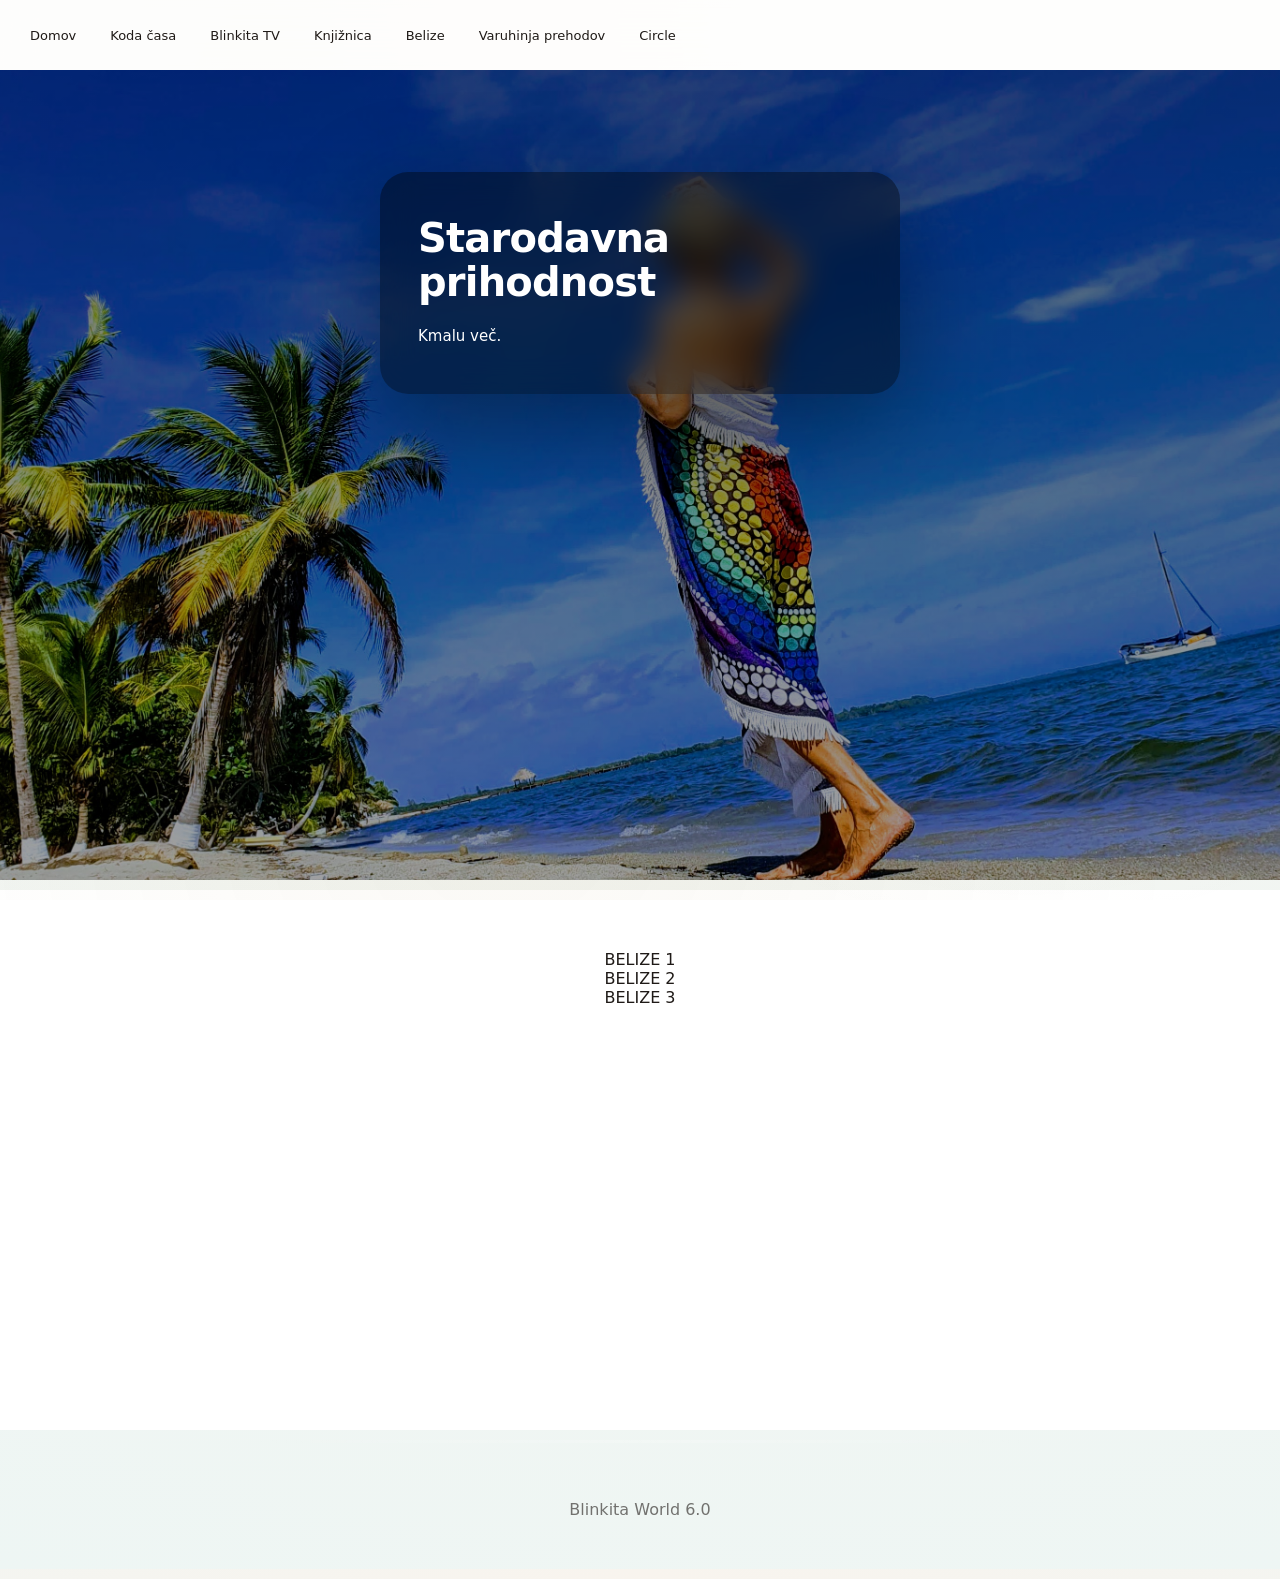
<file: belize.html>
<!doctype html>
<html lang="sl">

<head>
  <meta charset="utf-8">
  <meta name="viewport" content="width=device-width, initial-scale=1">

  <title>Belize | Blinkita World</title>

  <link rel="stylesheet" href="css/style.css">
</head>

<!-- 🔥 CRITICAL FIX -->
<body class="codex" data-page="codex">

<!-- HEADER -->
<header class="main-header">

<button class="mobile-menu-btn">☰</button>

    <nav class="main-nav">
        <a href="index.html">Domov</a>
        <a href="koda-casa.html">Koda časa</a>
        <a href="blinkita-tv.html">Blinkita TV</a>
        <a href="knjiznica.html">Knjižnica</a>
        <a href="belize.html">Belize</a>
        <a href="varuhinja-prehodov.html">Varuhinja prehodov</a>
        <a href="circle.html">Circle</a>
    </nav>

    <!-- TZOLKIN WIDGET -->
    <div id="ziv-cas-header">

        <div class="ziv-inner">

            <div class="ziv-portal-title">TZOLKIN PORTAL DNEVA</div>

            <div class="ziv-date" id="greg-date"></div>

            <div class="ziv-title">KODA ČASA</div>

            <div class="ziv-code" id="ziv-code"></div>

            <div class="ziv-code-secondary" id="ziv-code-secondary"></div>

            <div class="tzolkin-inline">

                <span id="tzolkin-number" class="energy-text"></span>
                <img id="tzolkin-number-img" class="energy-img" alt="">

                <span id="tzolkin-sign" class="energy-text"></span>
                <img id="tzolkin-sign-img" class="energy-img" alt="">

            </div>

        </div>
    </div>

</header>


<section class="hero"><div class="hero-card"><h1>Starodavna prihodnost</h1><p>Kmalu več.</p></div></section>
<section><div class='gallery'><div class='placeholder'>BELIZE 1</div><div class='placeholder'>BELIZE 2</div><div class='placeholder'>BELIZE 3</div></div></section> <!-- SCRIPTS -->
<script src="js/tzolkin-data.js"></script>
<script src="js/tzolkin-engine.js"></script>
<script src="js/ui-engine.js"></script>
<footer>Blinkita World 6.0</footer></body></html>
</file>
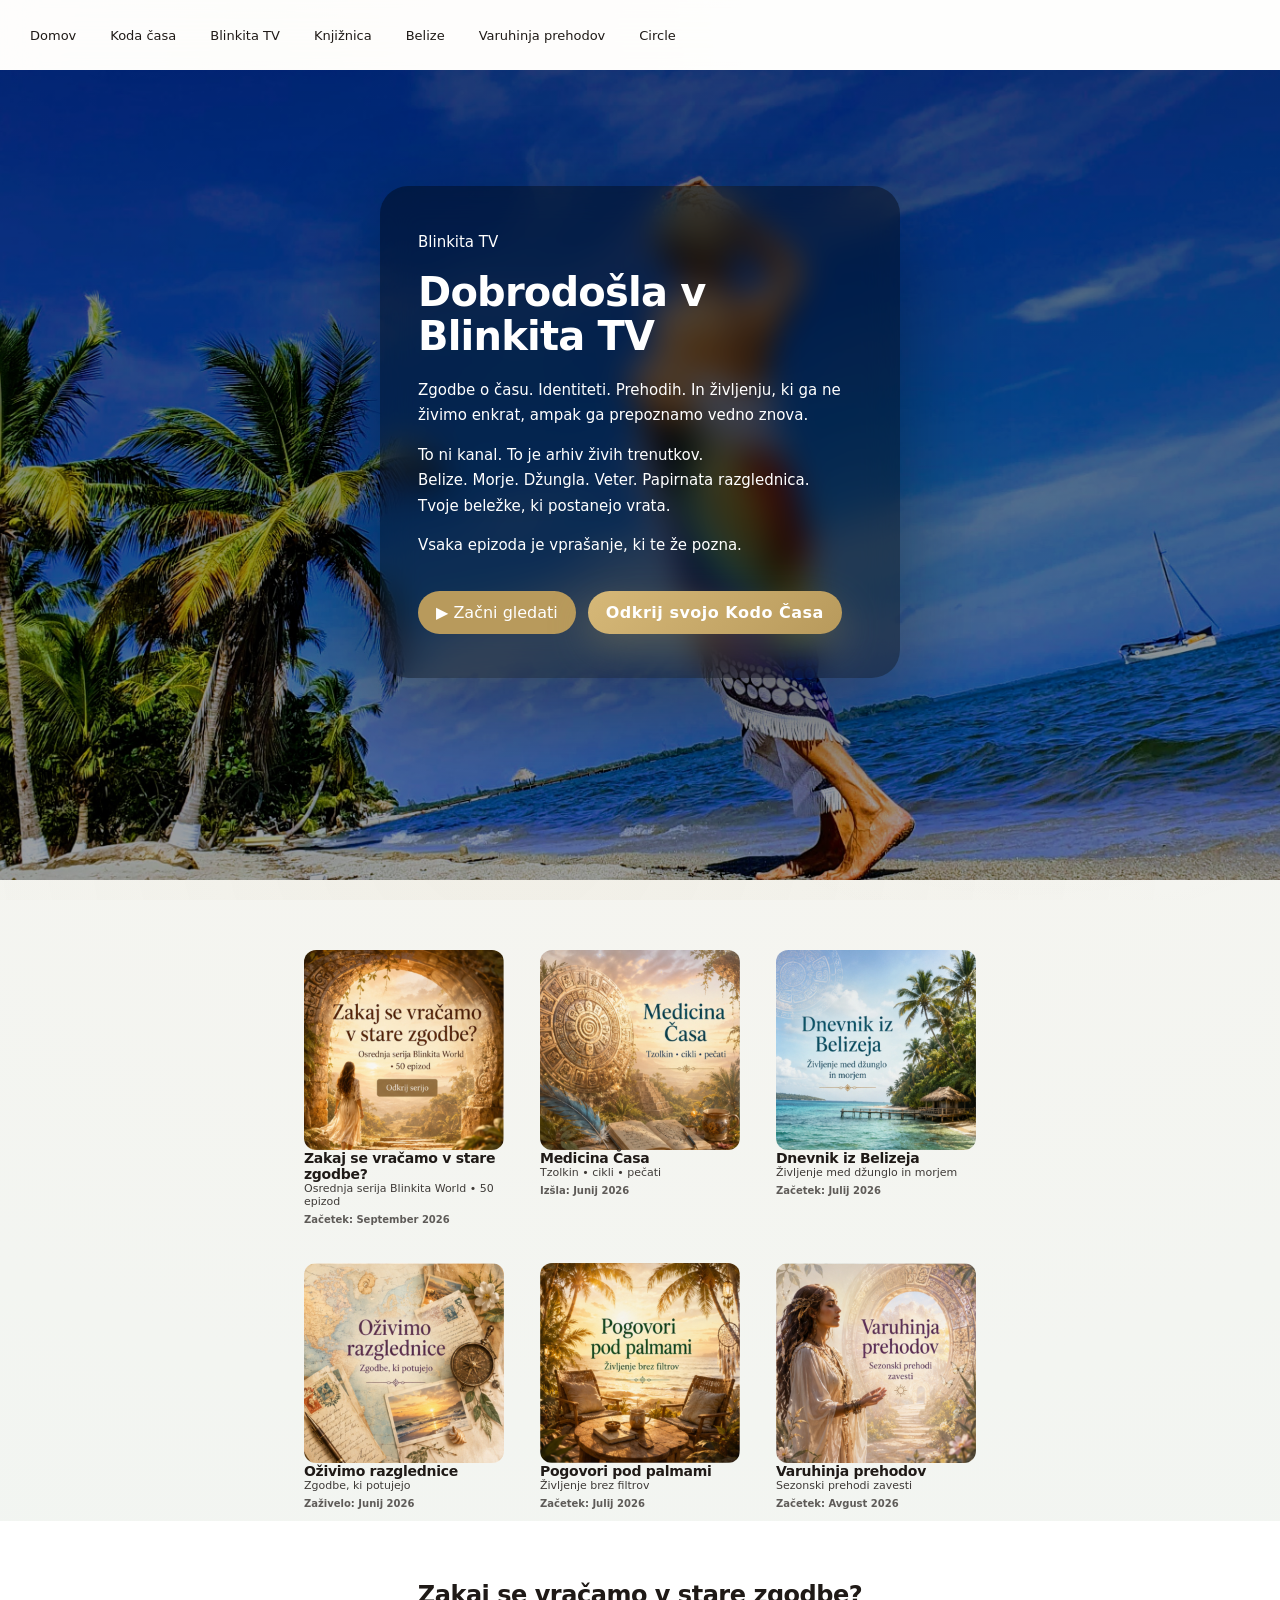
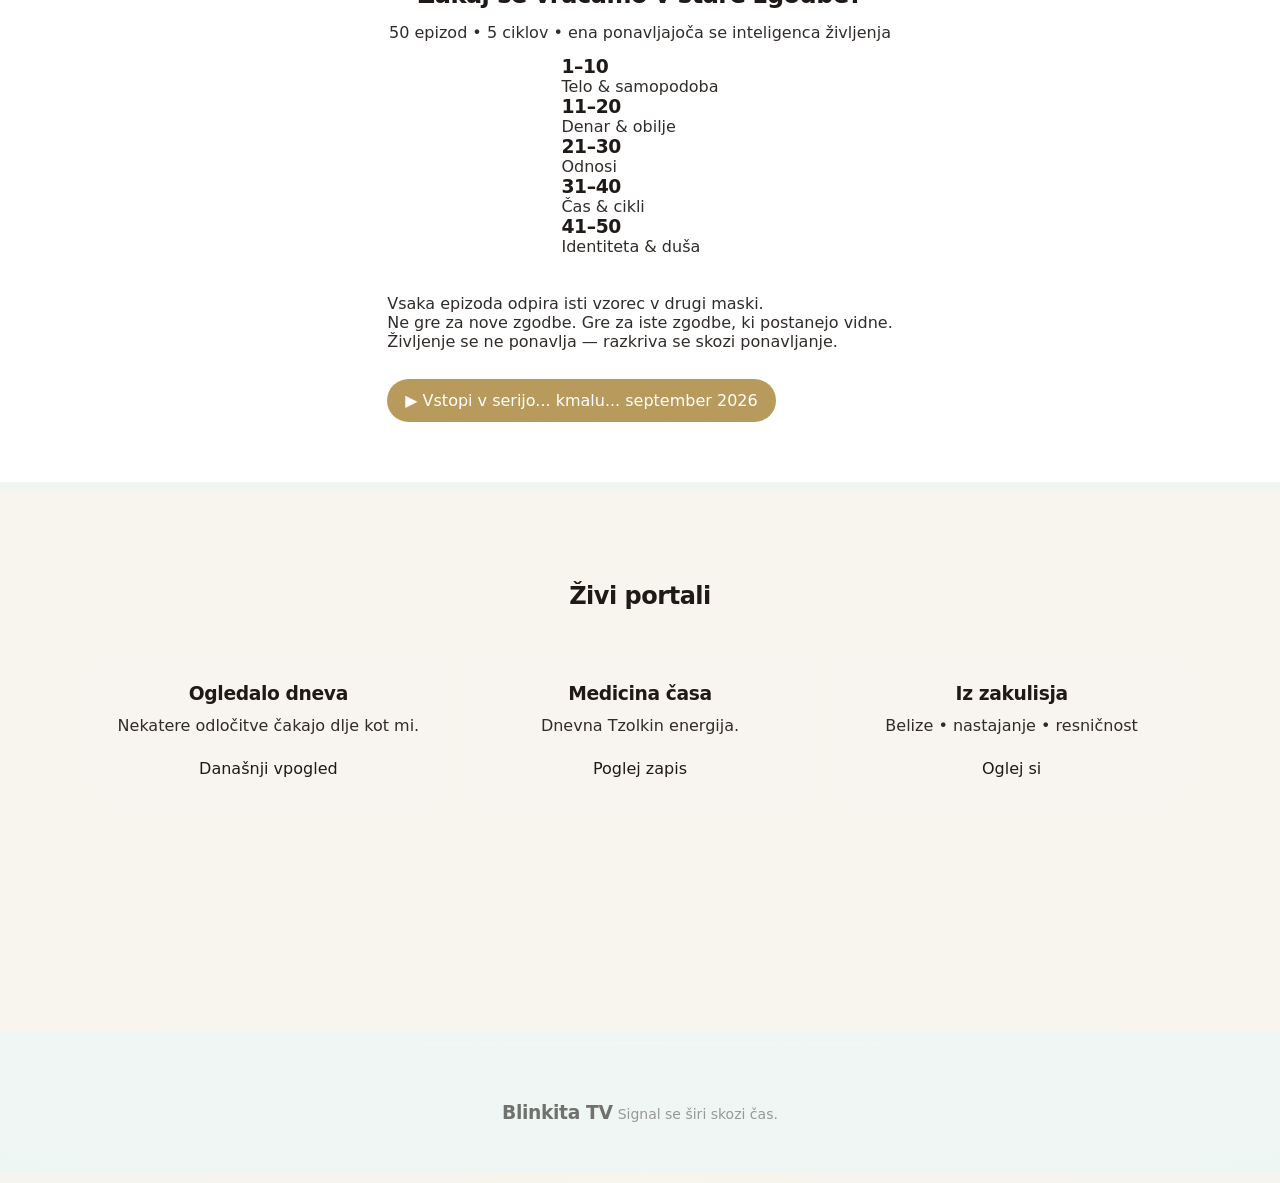
<file: blinkita-tv.html>
<!doctype html>
<html lang="sl">

<head>
  <meta charset="utf-8">
  <meta name="viewport" content="width=device-width, initial-scale=1">
  
  <title>Blinkita TV | Dashboard</title>

  <link rel="stylesheet" href="css/style.css">
</head>

<!-- 🔥 FIX: page identity -->
<body class="tv-mode" data-page="tv">

<!-- HEADER -->
<header class="main-header">

<button class="mobile-menu-btn">☰</button>

    <nav class="main-nav">
        <a href="index.html">Domov</a>
        <a href="koda-casa.html">Koda časa</a>
        <a href="blinkita-tv.html">Blinkita TV</a>
        <a href="knjiznica.html">Knjižnica</a>
        <a href="belize.html">Belize</a>
        <a href="varuhinja-prehodov.html">Varuhinja prehodov</a>
        <a href="circle.html">Circle</a>
    </nav>

    <!-- TZOLKIN WIDGET -->
    <div id="ziv-cas-header">

        <div class="ziv-inner">

            <div class="ziv-portal-title">TZOLKIN PORTAL DNEVA</div>

            <div class="ziv-date" id="greg-date"></div>

            <div class="ziv-title">KODA ČASA</div>

            <div class="ziv-code" id="ziv-code"></div>

            <div class="ziv-code-secondary" id="ziv-code-secondary"></div>

            <div class="tzolkin-inline">

                <span id="tzolkin-number" class="energy-text"></span>
                <img id="tzolkin-number-img" class="energy-img" alt="">

                <span id="tzolkin-sign" class="energy-text"></span>
                <img id="tzolkin-sign-img" class="energy-img" alt="">

            </div>

        </div>
    </div>

</header>

<!-- HERO -->
<section class="hero hero-tv">

  <div class="hero-video-bg">
    <!-- tukaj kasneje dodaš video -->
    <!-- <video autoplay muted loop playsinline>...</video> -->
  </div>

  <div class="hero-card hero-glass">

    <p class="hero-kicker">Blinkita TV</p>

    <h1>Dobrodošla v Blinkita TV</h1>

    <p class="hero-text">
      Zgodbe o času. Identiteti. Prehodih. In življenju, ki ga ne živimo enkrat,
      ampak ga prepoznamo vedno znova.
    </p>

    <p class="hero-text">
      To ni kanal. To je arhiv živih trenutkov.
      <br>
      Belize. Morje. Džungla. Veter. Papirnata razglednica.
      <br>
      Tvoje beležke, ki postanejo vrata.
    </p>

    <p class="hero-text highlight">
      Vsaka epizoda je vprašanje, ki te že pozna.
    </p>

    <div class="hero-buttons">
      <a class="btn">▶ Začni gledati</a>
      <a class="btn-secondary" href="koda-casa.html">Odkrij svojo Kodo Časa</a>
    </div>

  </div>

</section>

<!-- SERIES WITH TIMELINE STARTS -->

<div class="series-row">

  <!-- MAIN SERIES -->
  <div class="series-card main-series">
    <img src="images/zakaj-story.jpg">

    <div class="series-overlay">
      <h3>Zakaj se vračamo v stare zgodbe?</h3>
      <p>Osrednja serija Blinkita World • 50 epizod</p>

      <b class="series-date">
        Začetek: September 2026
      </b>

     </div>
  </div>

  <div class="series-card">
    <img src="images/medicina-casa.jpg">

    <h3>Medicina Časa</h3>
    <p>Tzolkin • cikli • pečati</p>

    <b class="series-date">
      Izšla: Junij 2026
    </b>
  </div>

  <div class="series-card">
    <img src="images/belize-dnevnik.jpg">

    <h3>Dnevnik iz Belizeja</h3>
    <p>Življenje med džunglo in morjem</p>

    <b class="series-date">
      Začetek: Julij 2026
    </b>
  </div>

  <div class="series-card">
    <img src="images/razglednice.jpg">

    <h3>Oživimo razglednice</h3>
    <p>Zgodbe, ki potujejo</p>

    <b class="series-date">
      Zaživelo: Junij 2026
    </b>
  </div>

  <div class="series-card">
    <img src="images/palme.jpg">

    <h3>Pogovori pod palmami</h3>
    <p>Življenje brez filtrov</p>

    <b class="series-date">
      Začetek: Julij 2026
    </b>
  </div>

  <div class="series-card">
    <img src="images/varuhinja.jpg">

    <h3>Varuhinja prehodov</h3>
    <p>Sezonski prehodi zavesti</p>

    <b class="series-date">
      Začetek: Avgust 2026
    </b>
  </div>

</div>

<!-- SECTION 3 - MAIN SERIES 50 EPISODES -->
<section class="tv-section featured-series">

  <h2>Zakaj se vračamo v stare zgodbe?</h2>

  <p class="section-subtitle">
    50 epizod • 5 ciklov • ena ponavljajoča se inteligenca življenja
  </p>

  <!-- WIDGET STRIP -->
  <div class="tv-widget-row">

    <div class="tv-widget">
      <h3>1–10</h3>
      <p>Telo & samopodoba</p>
    </div>

    <div class="tv-widget">
      <h3>11–20</h3>
      <p>Denar & obilje</p>
    </div>

    <div class="tv-widget">
      <h3>21–30</h3>
      <p>Odnosi</p>
    </div>

    <div class="tv-widget">
      <h3>31–40</h3>
      <p>Čas & cikli</p>
    </div>

    <div class="tv-widget">
      <h3>41–50</h3>
      <p>Identiteta & duša</p>
    </div>

  </div>

  <!-- FEATURE TEXT -->
  <div class="featured-text">

    <p>
      Vsaka epizoda odpira isti vzorec v drugi maski.
    </p>

    <p>
      Ne gre za nove zgodbe.
      Gre za iste zgodbe, ki postanejo vidne.
    </p>

    <p class="highlight">
      Življenje se ne ponavlja — razkriva se skozi ponavljanje.
    </p>

    <a class="btn">▶ Vstopi v serijo... kmalu... september 2026</a>

  </div>

</section>

<!-- SECTION 4 - LIVE PORTALS -->
<section class="tv-section portals">

  <h2>Živi portali</h2>

  <div class="portal-grid">

    <div class="portal-card">
      <h3>Ogledalo dneva</h3>
      <p>Nekatere odločitve čakajo dlje kot mi.</p>
      <a class="btn-small">Današnji vpogled</a>
    </div>

    <div class="portal-card">
      <h3>Medicina časa</h3>
      <p>Dnevna Tzolkin energija.</p>
      <a class="btn-small">Poglej zapis</a>
    </div>

    <div class="portal-card">
      <h3>Iz zakulisja</h3>
      <p>Belize • nastajanje • resničnost</p>
      <a class="btn-small">Oglej si</a>
    </div>

  </div>

</section>

<footer>
  <h3>Blinkita TV</h3>
  <p>Signal se širi skozi čas.</p>
</footer>

<script src="js/tzolkin-data.js"></script>
<script src="js/tzolkin-engine.js"></script>
<script src="js/ui-engine.js"></script>

</body>
</html>
</file>
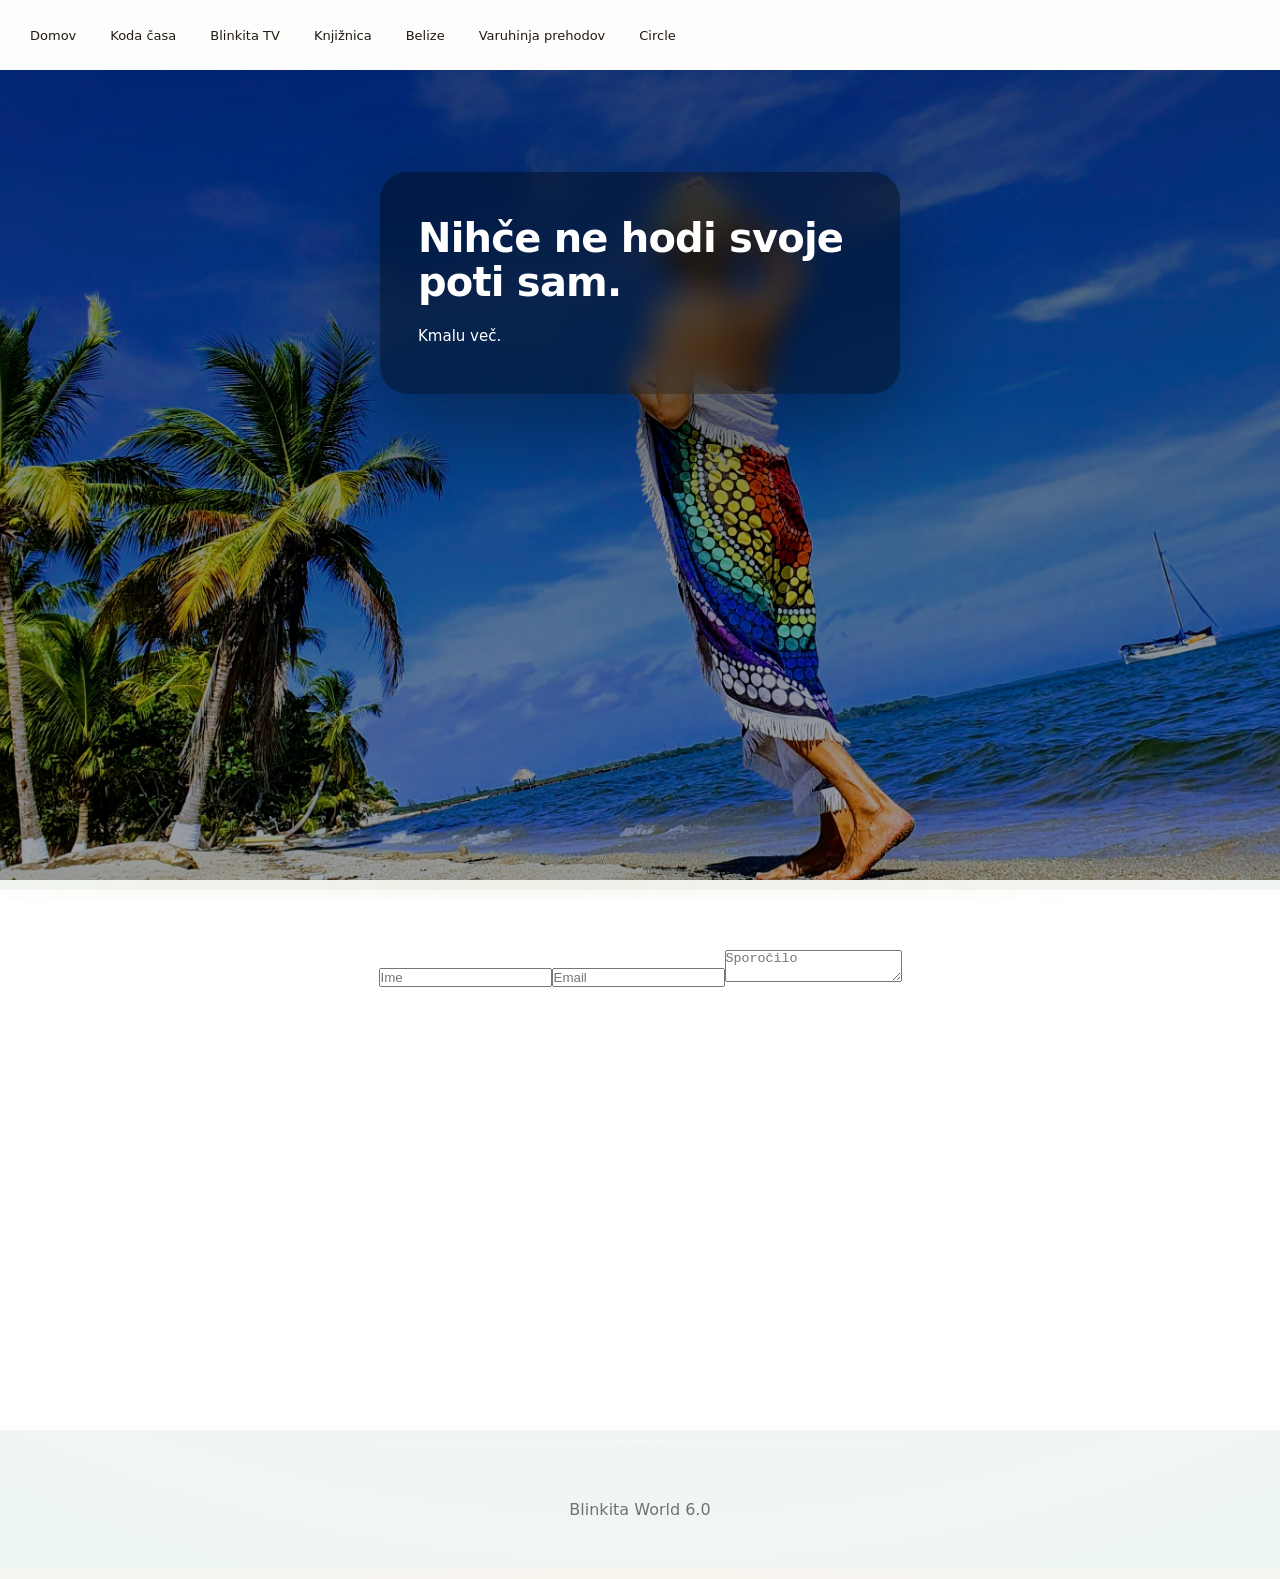
<file: circle.html>
<!doctype html>
<html lang="sl">

<head>
  <meta charset="utf-8">
  <meta name="viewport" content="width=device-width, initial-scale=1">

  <title>Circle | Blinkita World</title>

  <link rel="stylesheet" href="css/style.css">
</head>

<!-- 🔥 CRITICAL FIX -->
<body class="codex" data-page="codex">

<!-- HEADER -->
<header class="main-header">

<button class="mobile-menu-btn">☰</button>

    <nav class="main-nav">
        <a href="index.html">Domov</a>
        <a href="koda-casa.html">Koda časa</a>
        <a href="blinkita-tv.html">Blinkita TV</a>
        <a href="knjiznica.html">Knjižnica</a>
        <a href="belize.html">Belize</a>
        <a href="varuhinja-prehodov.html">Varuhinja prehodov</a>
        <a href="circle.html">Circle</a>
    </nav>

    <!-- TZOLKIN WIDGET -->
    <div id="ziv-cas-header">

        <div class="ziv-inner">

            <div class="ziv-portal-title">TZOLKIN PORTAL DNEVA</div>

            <div class="ziv-date" id="greg-date"></div>

            <div class="ziv-title">KODA ČASA</div>

            <div class="ziv-code" id="ziv-code"></div>

            <div class="ziv-code-secondary" id="ziv-code-secondary"></div>

            <div class="tzolkin-inline">

                <span id="tzolkin-number" class="energy-text"></span>
                <img id="tzolkin-number-img" class="energy-img" alt="">

                <span id="tzolkin-sign" class="energy-text"></span>
                <img id="tzolkin-sign-img" class="energy-img" alt="">

            </div>

        </div>
    </div>

</header>

<section class="hero"><div class="hero-card"><h1>Nihče ne hodi svoje poti sam.</h1><p>Kmalu več.</p></div></section>
<section><form><input placeholder='Ime'><input placeholder='Email'><textarea placeholder='Sporočilo'></textarea></form></section> <!-- SCRIPTS -->
<script src="js/tzolkin-data.js"></script>
<script src="js/tzolkin-engine.js"></script>
<script src="js/ui-engine.js"></script>

<footer>Blinkita World 6.0</footer></body></html>
</file>
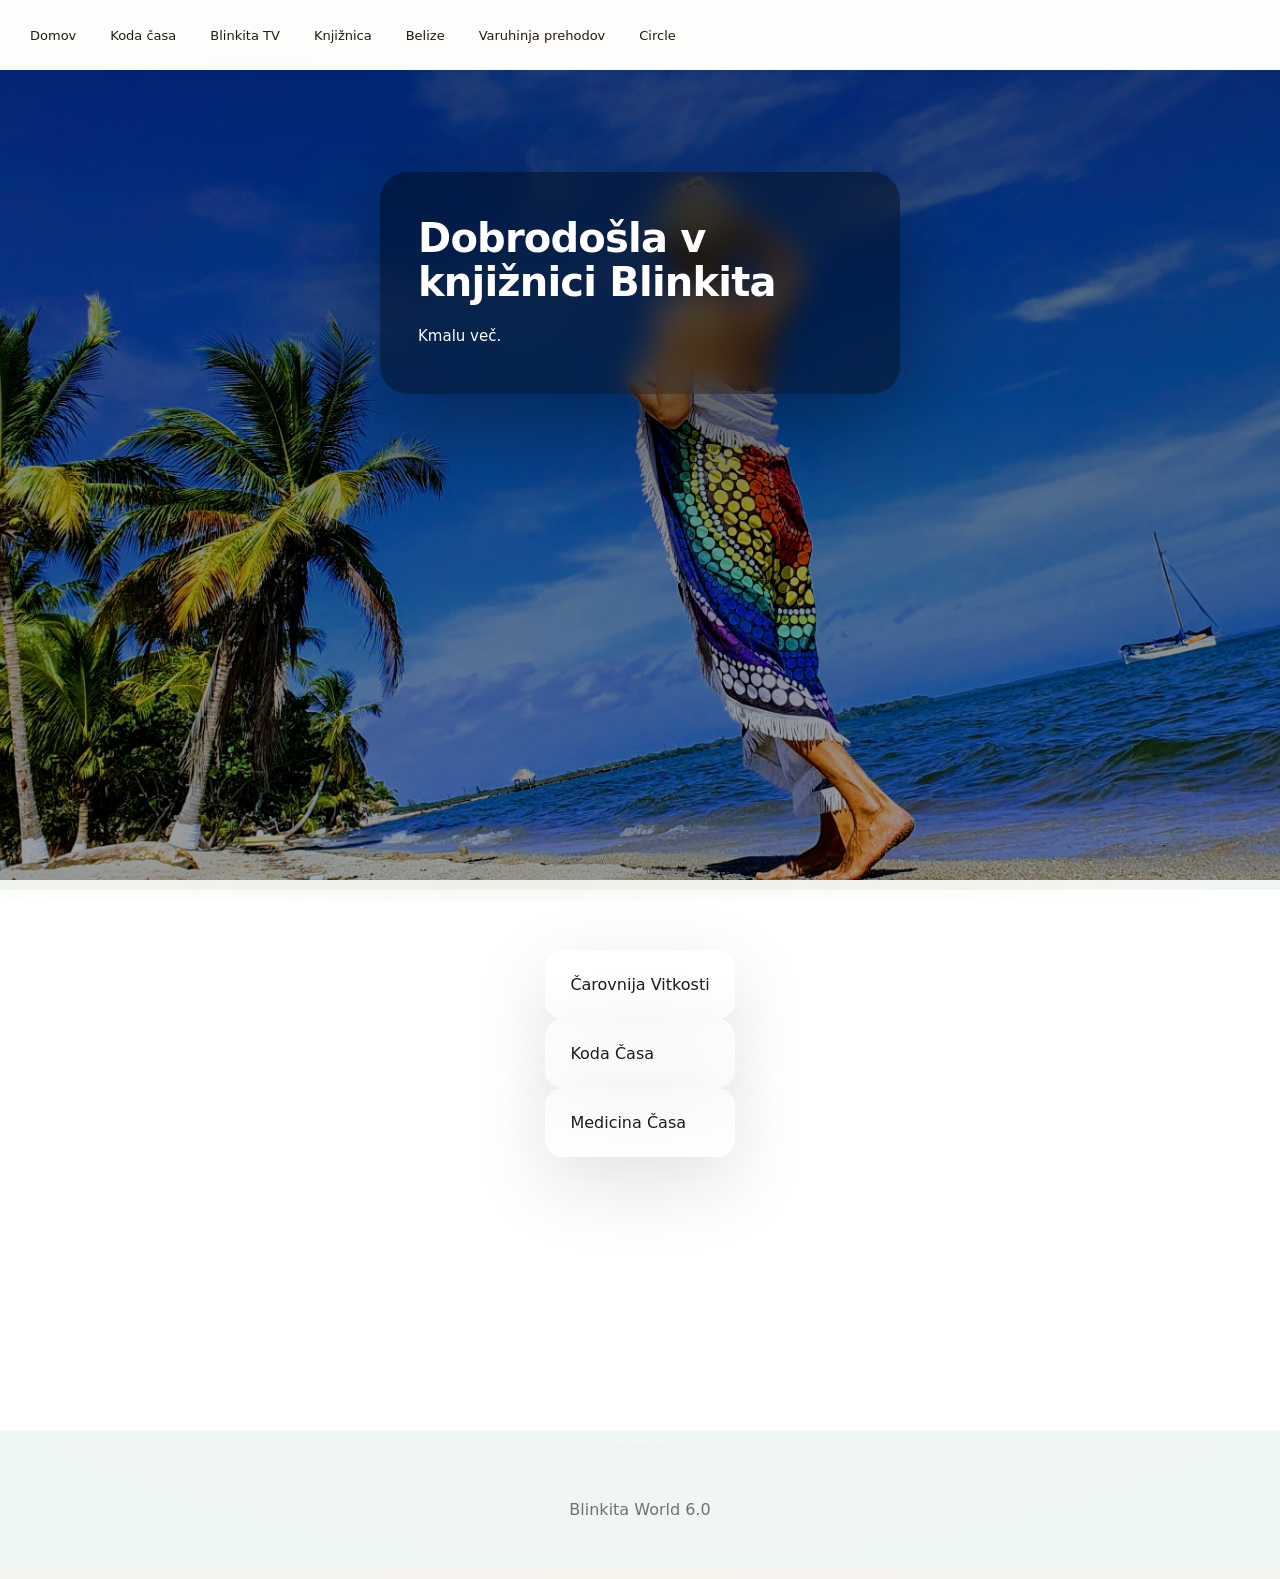
<file: knjiznica.html>
<!doctype html>
<html lang="sl">

<head>
  <meta charset="utf-8">
  <meta name="viewport" content="width=device-width, initial-scale=1">

  <title>Knjižnica | Blinkita World</title>

  <link rel="stylesheet" href="css/style.css">
</head>

<!-- 🔥 CRITICAL FIX -->
<body class="codex" data-page="codex">

<!-- HEADER -->
<header class="main-header">

<button class="mobile-menu-btn">☰</button>

    <nav class="main-nav">
        <a href="index.html">Domov</a>
        <a href="koda-casa.html">Koda časa</a>
        <a href="blinkita-tv.html">Blinkita TV</a>
        <a href="knjiznica.html">Knjižnica</a>
        <a href="belize.html">Belize</a>
        <a href="varuhinja-prehodov.html">Varuhinja prehodov</a>
        <a href="circle.html">Circle</a>
    </nav>

    <!-- TZOLKIN WIDGET -->
    <div id="ziv-cas-header">

        <div class="ziv-inner">

            <div class="ziv-portal-title">TZOLKIN PORTAL DNEVA</div>

            <div class="ziv-date" id="greg-date"></div>

            <div class="ziv-title">KODA ČASA</div>

            <div class="ziv-code" id="ziv-code"></div>

            <div class="ziv-code-secondary" id="ziv-code-secondary"></div>

            <div class="tzolkin-inline">

                <span id="tzolkin-number" class="energy-text"></span>
                <img id="tzolkin-number-img" class="energy-img" alt="">

                <span id="tzolkin-sign" class="energy-text"></span>
                <img id="tzolkin-sign-img" class="energy-img" alt="">

            </div>

        </div>
    </div>

</header>

<section class="hero"><div class="hero-card"><h1>Dobrodošla v knjižnici Blinkita</h1><p>Kmalu več.</p></div></section>
<section><div class='netflix'><div class='card'>Čarovnija Vitkosti</div><div class='card'>Koda Časa</div><div class='card'>Medicina Časa</div></div></section> <!-- SCRIPTS -->
<script src="js/tzolkin-data.js"></script>
<script src="js/tzolkin-engine.js"></script>
<script src="js/ui-engine.js"></script>

<footer>Blinkita World 6.0</footer></body></html>
</file>
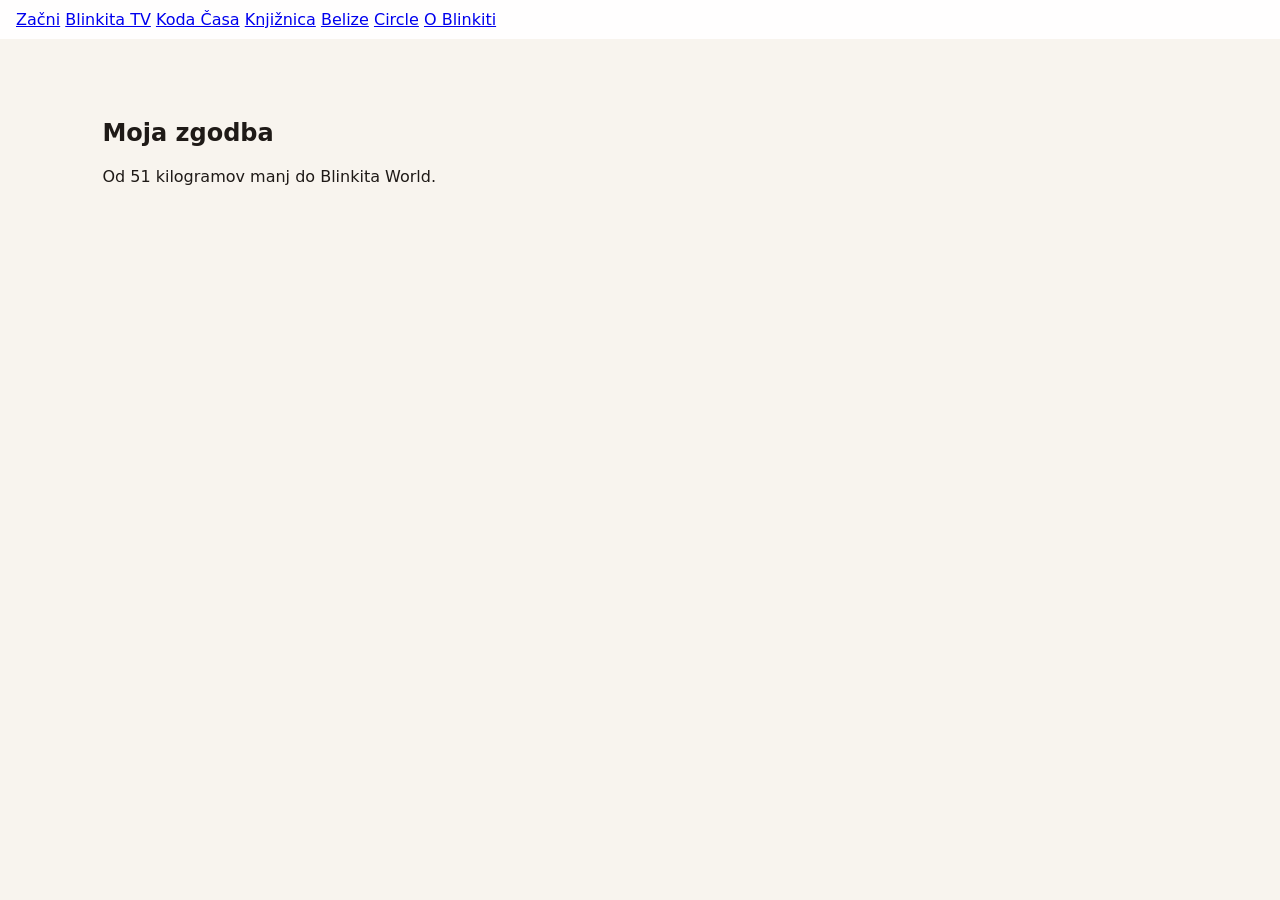
<file: o-blinkiti.html>
<!doctype html><html><head><meta charset="utf-8"><link rel="stylesheet" href="style.css"></head><body>
<header><nav>
<a href="index.html">Začni</a>
<a href="tv.html">Blinkita TV</a>
<a href="koda-casa.html">Koda Časa</a>
<a href="knjiznica.html">Knjižnica</a>
<a href="belize.html">Belize</a>
<a href="circle.html">Circle</a>
<a href="o-blinkiti.html">O Blinkiti</a>
</nav></header>
<section><h1>Moja zgodba</h1><p>Od 51 kilogramov manj do Blinkita World.</p></section></body></html>
</file>
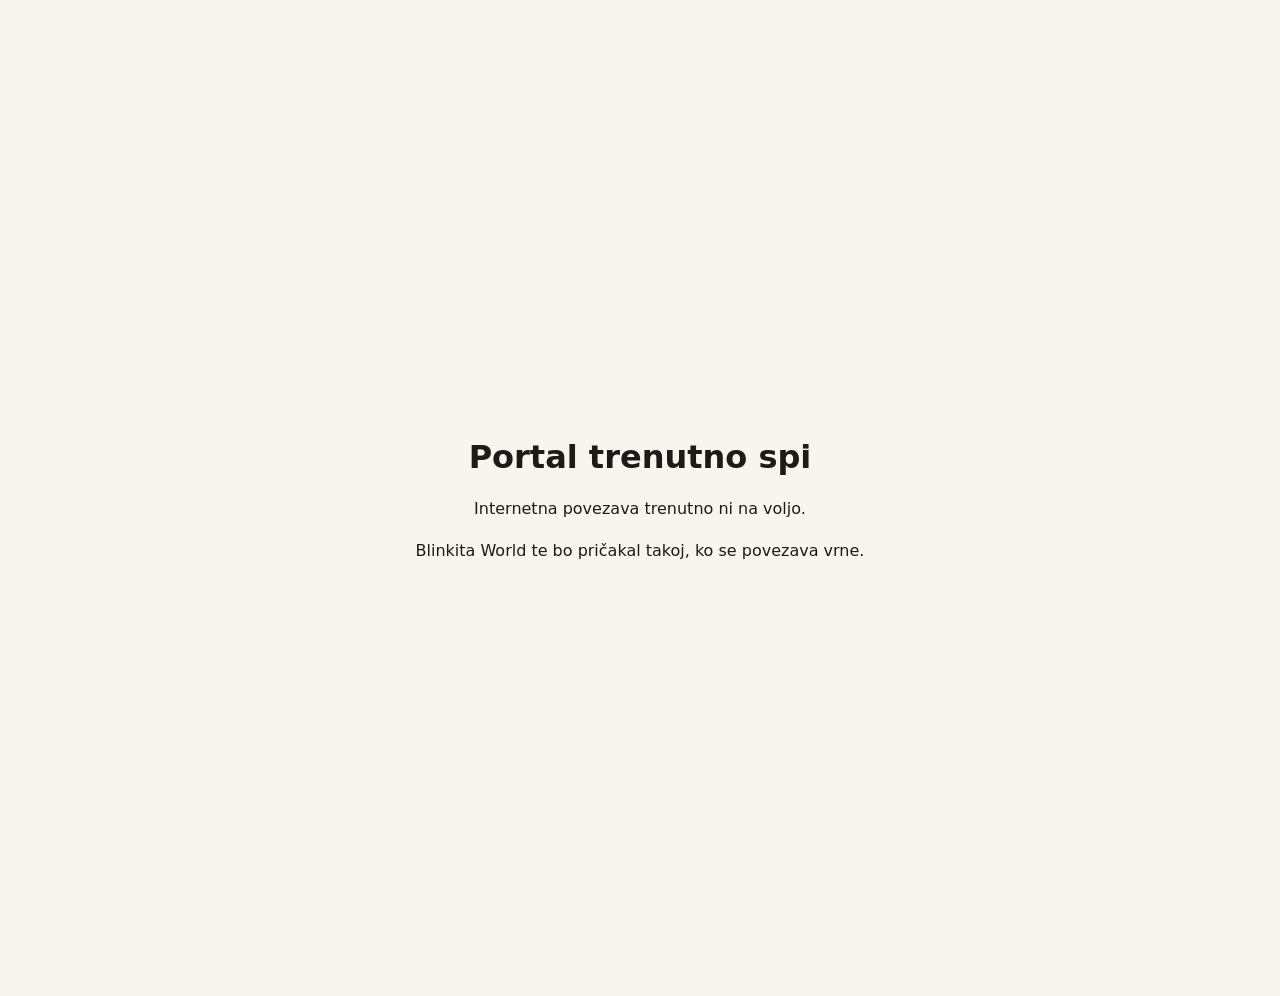
<file: offline.html>
<!doctype html>
<html lang="sl">
<head>
<meta charset="utf-8">
<meta name="viewport" content="width=device-width, initial-scale=1">

<title>Offline | Blinkita World</title>

<style>
body{
    font-family:system-ui,sans-serif;
    background:#f8f4ee;
    color:#1f1a17;

    display:flex;
    align-items:center;
    justify-content:center;

    min-height:100vh;
    text-align:center;
    padding:40px;
}

.card{
    max-width:600px;
}

h1{
    margin-bottom:20px;
}

p{
    line-height:1.6;
}
</style>
</head>

<body>

<div class="card">

<h1>Portal trenutno spi</h1>

<p>
Internetna povezava trenutno ni na voljo.
</p>

<p>
Blinkita World te bo pričakal takoj,
ko se povezava vrne.
</p>

</div>

</body>
</html>
</file>
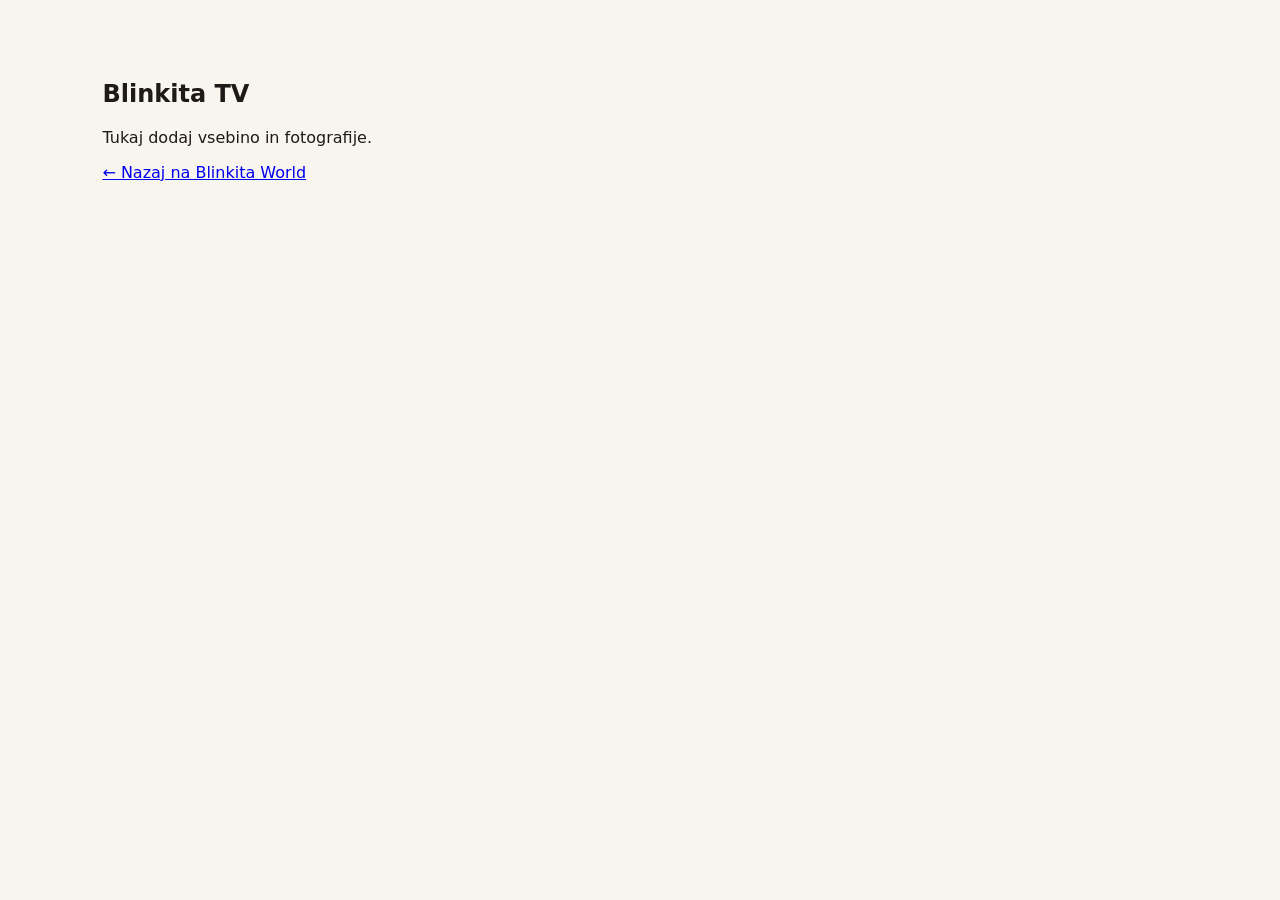
<file: tv.html>
<!doctype html><html><head><meta charset='utf-8'><link rel='stylesheet' href='style.css'>
<title>Blinkita TV</title></head><body>
<section>
<h2>Blinkita TV</h2>
<p>Tukaj dodaj vsebino in fotografije.</p>
<p><a href='index.html'>← Nazaj na Blinkita World</a></p>
</section>
</body></html>
</file>
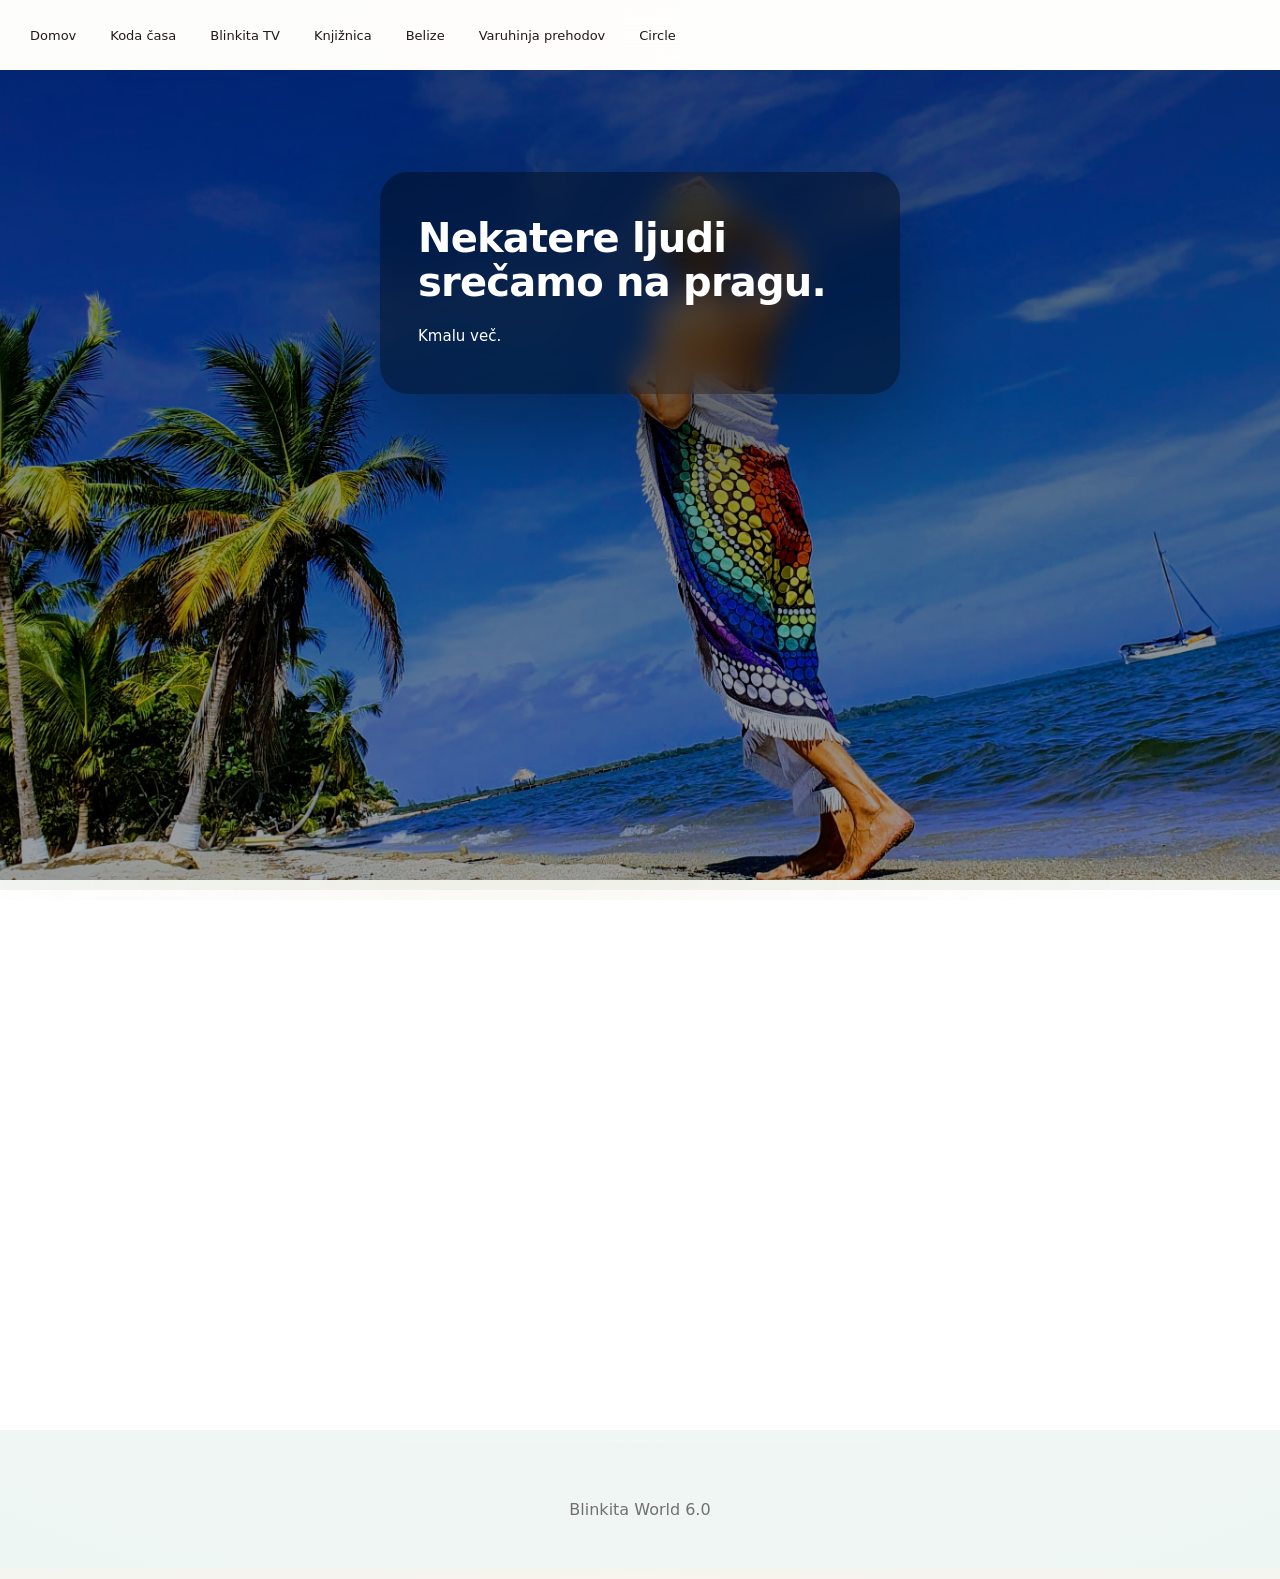
<file: varuhinja-prehodov.html>
<!doctype html>
<html lang="sl">

<head>
  <meta charset="utf-8">
  <meta name="viewport" content="width=device-width, initial-scale=1">

  <title>Varuhinja Portalov | Blinkita World</title>

  <link rel="stylesheet" href="css/style.css">
</head>

<!-- 🔥 CRITICAL FIX -->
<body class="codex" data-page="codex">

<!-- HEADER -->
<header class="main-header">

    <nav class="main-nav">
        <a href="index.html">Domov</a>
        <a href="koda-casa.html">Koda časa</a>
        <a href="blinkita-tv.html">Blinkita TV</a>
        <a href="knjiznica.html">Knjižnica</a>
        <a href="belize.html">Belize</a>
        <a href="varuhinja-prehodov.html">Varuhinja prehodov</a>
        <a href="circle.html">Circle</a>
    </nav>

    <!-- TZOLKIN WIDGET -->
    <div id="ziv-cas-header">

        <div class="ziv-inner">

            <div class="ziv-portal-title">TZOLKIN PORTAL DNEVA</div>

            <div class="ziv-date" id="greg-date"></div>

            <div class="ziv-title">KODA ČASA</div>

            <div class="ziv-code" id="ziv-code"></div>

            <div class="ziv-code-secondary" id="ziv-code-secondary"></div>

            <div class="tzolkin-inline">

                <span id="tzolkin-number" class="energy-text"></span>
                <img id="tzolkin-number-img" class="energy-img" alt="">

                <span id="tzolkin-sign" class="energy-text"></span>
                <img id="tzolkin-sign-img" class="energy-img" alt="">

            </div>

        </div>
    </div>

</header>

<section class="hero"><div class="hero-card"><h1>Nekatere ljudi srečamo na pragu.</h1><p>Kmalu več.</p></div></section>
<section></section> <!-- SCRIPTS -->
<script src="js/tzolkin-data.js"></script>
<script src="js/tzolkin-engine.js"></script>
<script src="js/ui-engine.js"></script>

<footer>Blinkita World 6.0</footer></body></html>
</file>
<file: css/style.css>
/* =========================
   ROOT
========================= */

:root{
  --bg:#f8f4ee;
  --dark:#1f1a17;
  --gold:#b89a5c;
  --shadow:0 25px 80px rgba(0,0,0,.12);
}

/* =========================
   RESET
========================= */

*{
  margin:0;
  padding:0;
  box-sizing:border-box;
}

html{
  scroll-behavior:smooth;
}

body{
  font-family:system-ui, sans-serif;
  background: radial-gradient(circle at top, #f8f4ee, #eef6f4);
  color:var(--dark);
  overflow-x:hidden;

  /* FIX: header overlap */
  padding-top:70px;
}

body::before{
  content:"";
  position:fixed;
  inset:0;
  pointer-events:none;
  background:
    radial-gradient(circle at 20% 10%, rgba(184,154,92,0.08), transparent 40%),
    radial-gradient(circle at 80% 40%, rgba(255,255,255,0.08), transparent 50%),
    radial-gradient(circle at 40% 90%, rgba(184,154,92,0.06), transparent 60%);
  z-index:0;
}

/* =========================
   SECTION FLOW (FIXED STRUCTURE)
========================= */

section{
  min-height:60vh;
  padding:80px 8%;
  display:flex;
  flex-direction:column;
  justify-content:flex-start;
  gap:16px;

  align-items:center; /* 🔥 KLJUČNO */
}

section:nth-of-type(odd){
  background: #f8f4ee;
}

section:nth-of-type(even){
  background: #ffffff;
}

section{
  opacity: 1;
  transform: none;
}

section.visible{
  opacity: 1;
  transform: translateY(0) scale(1);
}

section{
  min-height:60vh;
  padding:80px 8%;
  display:flex;
  flex-direction:column;
  justify-content:flex-start;
  gap:16px;

  align-items:center; /* 🔥 TO MANJKA */
}

/* =========================
   LOADER / INTRO
========================= */

.blinkita-intro{
  position:fixed;
  inset:0;
  background:rgba(248,244,238,0.98);
  display:flex;
  align-items:center;
  justify-content:center;
  text-align:center;
  z-index:9999;
}

.blinkita-intro.hidden{
  opacity:0;
  visibility:hidden;
  pointer-events:none;
}

#portal-loader{
  position:fixed;
  inset:0;
  background:#f8f4ee;
  display:flex;
  align-items:center;
  justify-content:center;
  z-index:10000;
  transition:opacity .6s ease;
}

.blinkita-intro-inner{
  display:flex;
  flex-direction:column;
  align-items:center;
  justify-content:center;
  text-align:center;
}

/* =========================
   HEADER (APPLE STYLE STABLE)
========================= */

.main-header{
  position:fixed;
  top:0;
  left:0;
  right:0;
  height:70px;

  display:flex;
  align-items:center;
  justify-content:space-between;

  padding:0 20px;

  z-index:10000;

  background:rgba(255,255,255,0.85);
  backdrop-filter:blur(16px);
}

/* NAV */
.main-nav{
  display:flex;
  align-items:center;
  gap:14px;
  flex-wrap:nowrap;
}

.main-nav a{
  white-space:nowrap;
  text-decoration:none;
  color:var(--dark);
  font-size:13px;
  padding:6px 10px;
  border-radius:999px;
  transition:0.25s ease;
}

.main-nav a:hover{
  background:rgba(184,154,92,0.15);
}

/* =========================
   TZOLKIN WIDGET (FIXED SAFE POSITION)
========================= */

#ziv-cas-header{
  position: fixed;
  top: 10px;
  right: 20px;

  width: 200px;

  z-index: 10001;

  background: rgba(255,255,255,0.88);
  backdrop-filter: blur(18px);

  border-radius: 14px;
  padding: 10px;

  display: flex;
  flex-direction: column;
  align-items: center;
  gap: 6px;

  text-align: center;

  animation: widgetFloat 6s ease-in-out infinite;

  border: 1px solid rgba(184,154,92,0.25);
  box-shadow: 0 30px 90px rgba(0,0,0,0.2);

  backdrop-filter: blur(20px);
}

@keyframes widgetFloat{
  0%{ transform: translateY(0px); }
  50%{ transform: translateY(-3px); }
  100%{ transform: translateY(0px); }
}

.ziv-portal-title{
  font-size: 10px;
  letter-spacing: 2px;
  opacity: 0.6;
  color: var(--gold);
  margin-bottom: 2px;
}

.ziv-date{
  font-size: 9px;
  opacity: 0.6;
  letter-spacing: 1px;
  margin-bottom: 4px;
  margin-top:2px;
}

/* 3. GLAVNI NASLOV */
.ziv-title{
  font-size:11px;
  font-weight:600;
  letter-spacing:1px;
}

/* 4. KODA */
.ziv-code,
#ziv-code,
#ziv-code-secondary{
  font-size:11px;
  opacity:0.7;
}

/* 5. ŠTEVILO + ZNAMENJE */
.energy-text{
  font-size:8px;
}

.energy-img{
  width:18px;
  height:18px;
}

/* =========================
   TZOLKIN CORE ROW
========================= */

.tzolkin-mini{
  display:flex;
  align-items:center;
  justify-content:center;
  gap:10px;
}

.tone-block,
.sign-block{
  display:flex;
  flex-direction:column;
  align-items:center;
  justify-content:center;
  min-width:60px;
  gap:3px;
}

.tone-block img,
.sign-block img{
  width:26px;
  height:26px;
  object-fit:contain;
}

.tone-block span,
.sign-block span{
  font-size:10px;
  opacity:0.75;
}

/* =========================
   MOBILE TZOLKIN POSITION
========================= */

@media (max-width: 768px) {

  #ziv-cas-header {
    position: fixed;
    top: auto;
    bottom: 15px;
    right: 15px;
    left: auto;

    z-index: 99999;

    /* NE dotikamo velikosti */
    width: auto;
    height: auto;

    /* samo malo “lažji feel” */
    transform: scale(0.95);
  }

}

/* =========================
   INLINE ENERGY
========================= */

.tzolkin-inline{
  display:flex;
  align-items:center;
  justify-content:center;
  gap:8px;
}

.energy-text{
  font-size:13px;
  font-weight:600;
}

.energy-img{
  width:22px;
  height:22px;
  object-fit:contain;
}

/* =========================
   HERO
========================= */

.hero{
  min-height:90vh;
  display:flex;
  align-items:center;
  padding:8%;
  color:white;
  position:relative;
  overflow: hidden;
}

.hero::before{
  content:"";
  position:absolute;
  inset:0;
  background:
    linear-gradient(rgba(0,0,0,.55),rgba(0,0,0,.35)),
    url("../images/blinkitanaplazi.jpg");
  background-size: cover;
  background-position: center;
 transform: scale(1.1) translateY(calc(var(--scroll, 0) * 60px));
  transition: transform 0.2s ease-out;
}

.hero::before{
  animation: heroZoom 18s ease-in-out infinite;
  transform-origin: center;
}

@keyframes heroZoom{
  0%{
    transform: scale(1);
  }
  50%{
    transform: scale(1.08);
  }
  100%{
    transform: scale(1);
  }
}

.hero-card{
  max-width: 520px;          /* ožji = bolj vertikalen občutek */
  width: 100%;
  padding: 44px 38px;

  display: flex;
  flex-direction: column;
  gap: 14px;

  border-radius: 28px;

  background: rgba(0,0,0,0.42);
  backdrop-filter: blur(16px);

  box-shadow: 0 30px 100px rgba(0,0,0,0.35);
}

.hero-card p{
  line-height: 1.7;
  font-size: 15px;
}

.hero-card h1{
  font-size: 40px;
  line-height: 1.1;
  margin-bottom: 6px;
}

.hero-card h1,
.hero-card p,
.hero-card .hero-buttons{
  opacity: 0;
  transform: translateY(10px);
  animation: heroTextIn 1s ease forwards;
}

.hero-card p{ animation-delay: 0.2s; }
.hero-card h1{ animation-delay: 0.1s; }
.hero-buttons{ animation-delay: 0.4s; }

@keyframes heroTextIn{
  to{
    opacity: 1;
    transform: translateY(0);
  }
}

.hero-buttons{
  display:flex;
  flex-direction:row;
  align-items:center;
  gap:12px;
  flex-wrap:wrap;
}

.hero-buttons .btn,
.hero-buttons .btn-secondary{
  display:inline-flex;
  width:auto;
}

/* =========================
   CARDS
========================= */

.card{
  background:rgba(255,255,255,.65);
  backdrop-filter:blur(14px);
  border:1px solid rgba(255,255,255,.35);
  box-shadow:var(--shadow);
  padding:24px;
  border-radius:18px;
  transition:.3s ease;
}

.card:hover{
  transform:translateY(-8px);
}

/* GRID */

.grid{
  display:grid;
  grid-template-columns:repeat(auto-fit,minmax(180px,1fr));
  gap:20px;
}

.image-section{
  padding:40px 8%;
}

.feature-image{
  width:100%;
  max-width:1100px;
  margin:auto;
  display:block;

  border-radius:24px;

  box-shadow:
  0 30px 90px rgba(0,0,0,.18);
}

/* =========================
   BUTTONS
========================= */

.btn,
.btn-secondary{
  display:inline-flex;
  align-items:center;
  justify-content:center;

  width:auto;

  padding:12px 18px;
  border-radius:999px;

  text-decoration:none;
  white-space:nowrap;
}

.btn{
  background:var(--gold);
  color:white;
}

.btn-secondary{
  background:linear-gradient(
    135deg,
    #d6b878,
    #b89a5c
  );

  color:white;
  font-weight:600;
  letter-spacing:0.5px;

  box-shadow:0 15px 40px rgba(184,154,92,0.35);
}

/* =========================
   MULTIVERSE
========================= */

.universe-grid{
  display:grid;
  grid-template-columns:repeat(auto-fit,minmax(260px,1fr));
  gap:24px;
}

.world{
  display:flex;
  align-items:center;
  justify-content:center;
  min-height:120px;
  border-radius:16px;
  background:rgba(255,255,255,.6);
  backdrop-filter:blur(10px);
  text-decoration:none;
  color:inherit;
  transition:.3s ease;
}

.world:hover{
  transform:scale(1.03);
}

/* =========================
   IMAGE SAFETY
========================= */

img{
  max-width:100%;
  display:block;
}

/* =========================
   POETIC TEXT
========================= */

.poetic{
  max-width:720px;
}

.poetic p,
.poetic li{
  margin:0 0 10px 0;
  line-height:1.65;
}

.poetic h2{
  margin-bottom:14px;
}

.poetic ul{
  padding-left:18px;
}

.hero-buttons{
  display:flex;
  gap:12px;
  flex-wrap:wrap;
  margin-top:18px;
}

.btn,
.btn-secondary{
  width: auto;
  display:inline-flex;
  align-items:center;
  justify-content:center;
  padding:12px 18px;
}

.doors-grid{
  display:grid;
  grid-template-columns: repeat(auto-fit, minmax(160px, 1fr));
  gap:16px;
  margin-top:20px;
}

.door-card{
  background: rgba(255,255,255,0.75);
  backdrop-filter: blur(14px);
  border-radius: 18px;

  padding: 18px;
  text-decoration:none;
  color: var(--dark);

  display:flex;
  flex-direction:column;
  align-items:center;
  justify-content:center;

  gap:6px;

  box-shadow: 0 20px 60px rgba(0,0,0,0.12);

  transition: 0.25s ease;
}

.door-card:hover{
  transform: translateY(-6px);
  background: rgba(255,255,255,0.9);
}

.door-card span{
  font-size: 14px;
  font-weight: 600;
}

.door-card small{
  opacity: 0.7;
}

.door-card{
  border-radius: 20px;
  padding: 20px;

  background: rgba(255,255,255,0.7);
  backdrop-filter: blur(14px);

  box-shadow: 0 25px 60px rgba(0,0,0,0.12);

  transform: translateY(0);
  transition: all 0.3s ease;

  border: 1px solid rgba(184,154,92,0.15);
}

.door-card:hover{
  transform: translateY(-10px) scale(1.03);
  box-shadow: 0 35px 90px rgba(0,0,0,0.18);
}

/* pastel accents */
.d1{ background: rgba(255, 230, 230, 0.55); }
.d2{ background: rgba(230, 255, 240, 0.55); }
.d3{ background: rgba(230, 240, 255, 0.55); }
.d4{ background: rgba(255, 250, 220, 0.55); }
.d5{ background: rgba(240, 230, 255, 0.55); }


.multiverse-grid{
  display:grid;
  grid-template-columns: repeat(auto-fit, minmax(180px, 1fr));
  gap:16px;
  margin-top:20px;
}

.world-card{
  background: rgba(255,255,255,0.7);
  backdrop-filter: blur(14px);

  border-radius: 16px;
  padding: 18px;

  text-align:center;
  text-decoration:none;
  color: var(--dark);

  box-shadow: 0 18px 50px rgba(0,0,0,0.12);

  transition: 0.25s ease;
}

.world-card:hover{
  transform: scale(1.03);
}

section{
  padding: 70px 8%;
  margin: 0;
  gap: 14px;
}

section + section{
  margin-top: 10px;
}

h1,h2,h3{
  letter-spacing: -0.02em;
}

p{
  opacity: 0.92;
}

.world-card{
  padding: 26px;
  border-radius: 18px;

  font-size: 14px;

  background: rgba(255,255,255,0.75);
  backdrop-filter: blur(14px);

  box-shadow: 0 20px 60px rgba(0,0,0,0.12);

  transition: 0.3s ease;
}

.world-card:hover{
  transform: scale(1.06);
  box-shadow: 0 30px 90px rgba(0,0,0,0.18);
}

.card,
.door-card,
.world-card{
  animation: float 6s ease-in-out infinite;
}

@keyframes float{
  0%{ transform: translateY(0px); }
  50%{ transform: translateY(-4px); }
  100%{ transform: translateY(0px); }
}

#ziv-cas-header{
  border: 1px solid rgba(184,154,92,0.25);
  box-shadow: 0 25px 70px rgba(0,0,0,0.18);

  animation: widgetPulse 4s ease-in-out infinite;
}

@keyframes widgetPulse{
  0%{
    box-shadow: 0 20px 50px rgba(0,0,0,0.14);
  }
  50%{
    box-shadow: 0 25px 80px rgba(184,154,92,0.25);
  }
  100%{
    box-shadow: 0 20px 50px rgba(0,0,0,0.14);
  }
}

html{
  scroll-behavior: smooth;
}

section{
  scroll-margin-top: 80px;
}

section.visible{
  transition: all 1s cubic-bezier(.2,.8,.2,1);
}

section{
  padding: 60px 8%;
}

section:nth-of-type(odd){
  background: #f8f4ee;
}

section:nth-of-type(even){
  background: #ffffff;
}

.series-row {
  display: grid;
  grid-template-columns: repeat(3, 220px);
  justify-content: center; /* CENTRIRANO na sredini strani */
  gap: 16px;
  perspective: 1000px; /* 3D globina */

  margin-top: 60px;  /* ZRAK od hero sekcije */
  padding: 0 20px;
}

/* kartice */
.series-card {
  background: rgba(255, 255, 255, 0.06);
  border-radius: 16px;
  overflow: hidden;
  padding: 10px;
  transition: transform 0.35s ease, box-shadow 0.35s ease;
  transform: translateZ(0);
}

/* KVADRATNE SLIKE */
.series-card img {
  width: 100%;
  aspect-ratio: 1 / 1;   /* ključ za kvadrat */
  object-fit: cover;
  border-radius: 12px;
  display: block;
  transition: transform 0.5s ease;
}

/* hover “prebujenje” */
.series-card:hover {
  transform: translateY(-6x) rotateX(2eg) rotateY(-2eg);
  box-shadow: 0 18px 35px rgba(0,0,0,0.35);
}

/* slika se rahlo poveča v hoverju */
.series-card:hover img {
  transform: scale(1.08);
}

/* MAIN SERIES malo bolj izrazit */
.main-series {
  grid-column: span 3;
}

/* MAIN ni več fullscreen */
.main-series {
  grid-column: span 1; /* pomembno: NE razteguje več */
}

/* tekst bolj čist */
.series-card h3 {
  font-size: 14px;
  margin: 8x 0 4px;
}

.series-card p {
  font-size: 11px;
  opacity: 0.85;
}

.series-date {
  font-size: 10px;
  opacity: 0.7;
}

.featured-text {
  margin-top: 24px;
}

.featured-text p:last-of-type {
  margin-bottom: 18px;
}

.featured-text .btn {
  display: inline-block;
  margin-top: 10px;
}

footer {
  text-align: center;
  padding: 60px 20px;
  opacity: 0.6;
  perspective: 1000px;
  position: relative;
  overflow: hidden;

  transform: translateY(10px);
  transform-style: preserve-3d;

  transition: all 0.3s ease;
}

footer h3,
footer p {
  display: inline-block;
  transform: translateZ(0);
  transition: transform 0.4s ease, text-shadow 0.4s ease;
}

footer p {
  opacity: 0.7;
  font-size: 14px;
}

footer::before {
  content: "";
  position: absolute;
  inset: 0;
  left: 50%;
  bottom: 20px;
  transform: translateX(-50%);

  width: 60%;
  height: 3px;
  border-radius: 999px;

  background: linear-gradient(
    90deg,
    rgba(255,255,255,0.1),
    rgba(255,255,255,0.6),
    rgba(255,255,255,0.1)
  );

  animation: frequencyPulse 4s ease-in-out infinite;
  opacity: 0.6;
}

footer:hover h3 {
  transform: translateZ(20px) rotateX(6deg);
  text-shadow: 0 10px 30px rgba(0,0,0,0.4);
}

footer:hover p {
  transform: translateZ(10px);
  opacity: 0.85;
}

@keyframes footerPulse {
  0% {
    opacity: 0.6;
    transform: scale(1);
  }
  50% {
    opacity: 1;
    transform: scale(1.02);
  }
  100% {
    opacity: 0.6;
    transform: scale(1);
  }
}

footer {
  animation: footerPulse 6s ease-in-out infinite;
}

.portals {
  padding: 90px 20px;
}

.portals h2 {
  margin-bottom: 35px;
  text-align: center;
}

.portal-grid {
  display: grid;
  grid-template-columns: repeat(3, 1fr);
  gap: 22px;
}

.portal-card {
  padding: 24px;
  border-radius: 18px;
  background: rgba(255,255,255,0.06);
  text-align: center;

  display: flex;
  flex-direction: column;
  gap: 12px;

  position: relative;
  overflow: hidden;

  transition: transform 0.35s ease, box-shadow 0.35s ease;
}

.portal-card:hover {
  transform: translateY(-6px) scale(1.03);
  box-shadow: 0 18px 40px rgba(0,0,0,0.35);
}

.portal-card .btn-small {
  margin-top: 12px;
  display: inline-block;
  transition: all 0.3s ease;
}

.portal-card .btn-small:hover {
  transform: translateY(-2px);
  opacity: 0.9;
}

.portal-card::before {
  content: "";
  position: absolute;
  inset: -40px;
  opacity: 0;
  filter: blur(30px);
  transition: opacity 0.4s ease;
  z-index: 0;
}

.portal-card:hover::before {
  opacity: 0.7;
}

.portal-card:nth-child(1)::before {
  background: radial-gradient(circle, rgba(255, 120, 120, 0.5), transparent 60%);
}

.portal-card:nth-child(2)::before {
  background: radial-gradient(circle, rgba(120, 200, 255, 0.5), transparent 60%);
}

.portal-card:nth-child(3)::before {
  background: radial-gradient(circle, rgba(180, 255, 160, 0.45), transparent 60%);
}

.portal-card > * {
  position: relative;
  z-index: 1;
}

@keyframes auraPulse {
  0% {
    transform: scale(0.98);
    opacity: 0.4;
  }
  50% {
    transform: scale(1.05);
    opacity: 0.7;
  }
  100% {
    transform: scale(0.98);
    opacity: 0.4;
  }
}

.portal-card:hover::before {
  animation: auraPulse 3s ease-in-out infinite;
}

.cta-box{
  margin-top: 50px;
  padding: 30px;
  border-radius: 18px;
  background: rgba(255,255,255,0.7);
  backdrop-filter: blur(14px);
  box-shadow: 0 25px 70px rgba(0,0,0,0.12);
  text-align: center;
}

.cta-box h3{
  margin-bottom: 10px;
}

.price{
  margin: 15px 0;
  font-size: 22px;
}

.price .old{
  text-decoration: line-through;
  opacity: 0.5;
  margin-right: 10px;
}

.price .new{
  font-weight: bold;
  color: #b89a5c;
}

.cta-buttons{
  display: flex;
  gap: 12px;
  justify-content: center;
  flex-wrap: wrap;
  margin-top: 20px;
}

.modal-overlay{
  position: fixed;
  inset: 0;
  background: rgba(0,0,0,0.6);
  display: none;
  align-items: center;
  justify-content: center;
  z-index: 999999;
}

.modal-box{
  background: rgba(255,255,255,0.95);
  padding: 30px;
  border-radius: 18px;
  max-width: 420px;
  width: 90%;
  text-align: center;
  backdrop-filter: blur(12px);
  box-shadow: 0 30px 90px rgba(0,0,0,0.25);
  transform: scale(0.95);
  transition: 0.3s ease;
}

.modal-overlay.active .modal-box{
  transform: scale(1);
}

.modal-box{
  position:relative;
}

.modal-close{
  position:absolute;
  top:12px;
  right:12px;

  width:36px;
  height:36px;

  border:none;
  border-radius:50%;

  cursor:pointer;

  background:rgba(184,154,92,0.15);
  color:#333;

  font-size:18px;
  font-weight:bold;

  transition:all .3s ease;
}

.modal-close:hover{
  background:rgba(184,154,92,0.3);
  transform:rotate(90deg);
}

.oracle-section{
  text-align:center;
}

.oracle-section h2{
  text-align:center;
  margin-bottom:30px;
}

.oracle-card{
  max-width:900px;
  margin:0 auto;

  padding:50px;

  border-radius:28px;

  background:
  linear-gradient(
    135deg,
    rgba(255,255,255,0.88),
    rgba(248,244,238,0.95)
  );

  border:1px solid rgba(184,154,92,0.18);

  box-shadow:
  0 30px 90px rgba(0,0,0,0.12);

  text-align:center;
}

.oracle-card p{
  max-width:720px;
  margin:0 auto 18px auto;
}

.oracle-lead{
  font-size:24px;
  font-weight:600;
}

.oracle-final{
  margin-top:25px;
  font-size:20px;
  color:var(--gold);
  font-weight:600;
}

.oracle-btn{
  margin-top:20px;
  display:inline-flex;
}

/* =========================
   BELIZE PORTAL SECTION STYLE
========================= */

#belize{
  position: relative;
  padding: 90px 8%;
  text-align: center;
}

/* rahlo “portal” ozadje */
#belize::before{
  content:"";
  position:absolute;
  inset:0;
  background:
    radial-gradient(circle at 30% 20%, rgba(184,154,92,0.08), transparent 45%),
    radial-gradient(circle at 70% 60%, rgba(0,0,0,0.04), transparent 50%);
  pointer-events:none;
}

/* naslov */
#belize h2{
  font-size: 42px;
  letter-spacing: 2px;
  margin-bottom: 10px;
}

/* lead (ključne vrstice) */
#belize .lead{
  font-size: 18px;
  opacity: 0.9;
  margin-bottom: 30px;
  font-style: italic;
}

/* vsi paragrafi */
#belize p{
  max-width: 720px;
  margin: 0 auto 18px auto;
  line-height: 1.7;
  font-size: 15px;
  opacity: 0.92;
}

/* poudarjeni “portali” (datumi, številke) */
#belize strong{
  color: var(--gold);
  font-weight: 600;
  letter-spacing: 0.5px;
}

/* slika */
#belize img,
#belize video {
  margin-top: 35px;
  width: 100%;
  max-width: 900px;
  border-radius: 22px;
  box-shadow: 0 30px 90px rgba(0,0,0,0.18);
  transform: scale(1);
  transition: 0.4s ease;
}

#belize img:hover{
  transform: scale(1.02);
}

/* =========================
   BLINKITA IMAGE PORTAL FRAME
========================= */

.blinkita-portal-image{
  position: relative;
  max-width: 520px;
  margin: 40px auto;
  border-radius: 22px;

  /* 3D občutek */
  transform: perspective(1200px) rotateX(2deg);

  transition: transform 0.6s ease;
}

/* hover “prebujenje” */
.blinkita-portal-image:hover{
  transform: perspective(1200px) rotateX(0deg) scale(1.02);
}

/* slika */
.blinkita-portal-image img{
  width: 100%;
  display: block;
  border-radius: 22px;

  /* globina */
  box-shadow:
    0 25px 70px rgba(0,0,0,0.18),
    inset 0 0 0 1px rgba(255,255,255,0.2);

  transform: scale(1.02);
  transition: transform 0.6s ease, filter 0.6s ease;
}

/* hover slika */
.blinkita-portal-image:hover img{
  transform: scale(1.07);
  filter: contrast(1.05) brightness(1.05);
}

/* svetlobni “portal” efekt */
.image-glow{
  position: absolute;
  inset: -40px;
  background: radial-gradient(
    circle,
    rgba(184,154,92,0.25),
    transparent 60%
  );

  filter: blur(25px);
  opacity: 0.6;

  animation: portalPulse 6s ease-in-out infinite;
  z-index: -1;
}

/* subtilno dihanje */
@keyframes portalPulse{
  0%   { transform: scale(0.98); opacity: 0.35; }
  50%  { transform: scale(1.05); opacity: 0.7; }
  100% { transform: scale(0.98); opacity: 0.35; }
}

.blinkita-portal-image{
  animation: floatImage 6s ease-in-out infinite;
}

@keyframes floatImage{
  0%   { transform: perspective(1200px) translateY(0px) rotateX(2deg); }
  50%  { transform: perspective(1200px) translateY(-6px) rotateX(2deg); }
  100% { transform: perspective(1200px) translateY(0px) rotateX(2deg); }

}

/* =========================
   LIBRARY IMAGE PORTAL
========================= */

.library-image{
  max-width: 520px;
  margin: 40px auto;
  position: relative;

  transform: perspective(1200px) rotateX(2deg);
  animation: floatLibrary 7s ease-in-out infinite;
}

.library-image img{
  border-radius: 22px;
  width: 100%;
  display: block;

  box-shadow:
    0 30px 80px rgba(0,0,0,0.18),
    inset 0 0 0 1px rgba(255,255,255,0.2);
}

.library-image:hover{
  transform: perspective(1200px) rotateX(0deg) scale(1.03);
}

.library-image:hover img{
  transform: scale(1.06);
  transition: 0.5s ease;
}

@keyframes floatLibrary{
  0%   { transform: perspective(1200px) translateY(0px) rotateX(2deg); }
  50%  { transform: perspective(1200px) translateY(-6px) rotateX(2deg); }
  100% { transform: perspective(1200px) translateY(0px) rotateX(2deg); }
}

/* =========================
   LIBRARY CENTER ALIGN FIX
========================= */

.library.portal-center{
  text-align: center;
}

.library.portal-center p{
  max-width: 750px;
  margin-left: auto;
  margin-right: auto;
}

.library.portal-center h2,
.library.portal-center h3,
.library.portal-center .lead{
  text-align: center;
}

/* gumb v centru */
.library.portal-center .btn{
  display: inline-flex;
  justify-content: center;
  margin: 20px auto 0 auto;
}

/* =========================
   BUTTON FIX (NO FULL WIDTH)
========================= */

.library .btn{
  display: inline-flex;
  width: auto;
  margin: 20px auto 0 auto;
}

.offer-box{
  margin-top: 40px;
  padding: 30px;
  border-radius: 22px;

  background: rgba(255,255,255,0.7);
  backdrop-filter: blur(14px);

  box-shadow: 0 25px 80px rgba(0,0,0,0.12);

  max-width: 800px;
  margin-left: auto;
  margin-right: auto;
}

.offer-box h3{
  margin-bottom: 10px;
}

.offer-box .price{
  margin: 15px 0;
}

/* =========================
   GUARDIAN PORTAL IMAGE
========================= */

.guardian-image{
  max-width: 520px;
  margin: 35px auto;
  position: relative;

  transform: perspective(1200px) rotateX(2deg);
  animation: guardianFloat 7s ease-in-out infinite;
}

.guardian-image img{
  width: 100%;
  display: block;
  border-radius: 22px;

  box-shadow:
    0 30px 90px rgba(0,0,0,0.22),
    inset 0 0 0 1px rgba(255,255,255,0.2);

  transition: transform 0.6s ease, filter 0.6s ease;
}

.guardian-image:hover img{
  transform: scale(1.06);
  filter: brightness(1.05) contrast(1.05);
}

.guardian-image:hover{
  transform: perspective(1200px) rotateX(0deg) scale(1.03);
}

@keyframes guardianFloat{
  0%   { transform: perspective(1200px) translateY(0px) rotateX(2deg); }
  50%  { transform: perspective(1200px) translateY(-7px) rotateX(2deg); }
  100% { transform: perspective(1200px) translateY(0px) rotateX(2deg); }
}

.guardian-image .image-glow{
  background: radial-gradient(
    circle,
    rgba(120,180,255,0.22),
    transparent 60%
  );
}

.blinkita-section-center{
  text-align: center;
}

.blinkita-section-center p{
  max-width: 780px;
  margin-left: auto;
  margin-right: auto;
}

.blinkita-section-center h2,
.blinkita-section-center h3{
  text-align: center;
}

/* =========================
   MOBILE NAV
========================= */

.mobile-menu-btn{
  display:none;
}

@media (max-width:768px){

  .mobile-menu-btn{
    display:block;
    font-size:28px;
    cursor:pointer;
    background:none;
    border:none;
  }

  .main-nav{
    display:none;

    position:absolute;
    top:70px;
    left:0;
    right:0;

    background:white;

    flex-direction:column;
    padding:20px;
    gap:12px;

    box-shadow:0 20px 40px rgba(0,0,0,.12);
  }

  .main-nav.active{
    display:flex;
  }

  #ziv-cas-header{

  top:auto;
  bottom:15px;

  right:15px;

  width:160px;

  z-index:999;

  border-radius:16px;

  box-shadow:
    0 15px 40px rgba(0,0,0,.18);

}

.mobile-menu-btn{
  display:none;
  z-index:10001; /* KLJUČNO */
}

@media (max-width:768px){

  .mobile-menu-btn{
    display:block;
    font-size:28px;
    cursor:pointer;
    background:none;
    border:none;

    position:relative;
    z-index:10002;
  }

  .main-header{
    z-index:10000;
  }

  .main-nav{
    display:none;
    position:absolute;
    top:70px;
    left:0;
    right:0;
    background:white;
    flex-direction:column;
    padding:20px;
    gap:12px;
    box-shadow:0 20px 40px rgba(0,0,0,.12);
    z-index:9999;
  }

  .main-nav.active{
    display:flex;
  }
}

.cta-box{
  max-width:700px;
  margin:60px auto;
  padding:40px;

  border-radius:24px;

  background:rgba(255,255,255,0.65);
  backdrop-filter:blur(12px);

  text-align:center;
}

.cta-box h3{
  margin-bottom:20px;
}

.cta-box p{
  margin-bottom:20px;
  line-height:1.8;
}

.cta-box .btn{
  display:inline-flex;
  width:auto;

  margin-top:30px;
}

.cta-buttons{
  display:flex;
  justify-content:center;
  gap:15px;
  margin-top:30px;
}

.cta-box p:last-of-type{
  margin-bottom:40px;
}

.manifest-section .blinkita-portal-image{
  max-width:600px;
  margin:50px auto;
  transform:perspective(1200px) rotateX(2deg);
  transition:0.6s ease;
}

.manifest-section .blinkita-portal-image:hover{
  transform:perspective(1200px) rotateX(0deg) scale(1.02);
}

.manifest-highlight{
  margin:40px auto;
  max-width:600px;
  padding:20px;
  text-align:center;
}

.blinkita-video-portal{
  position: relative;
  width: 100%;
  max-width: 420px;
  margin: 40px auto;

  aspect-ratio: 16 / 9;
  border-radius: 22px;
  overflow: hidden;

  transform: perspective(1200px) rotateX(2deg);
  transition: transform 0.6s ease;

  display: block;
}

/* VIDEO KONTROLA */
.blinkita-video-portal video{
  width: 100%;
  height: 100%;
  display: block;

  object-fit: cover;   /* ključno */
  object-position: center;
}

/* hover efekt */
.blinkita-video-portal:hover{
  transform: perspective(1200px) rotateX(0deg) scale(1.02);
}
</file>
<file: style.css>
/* BASIC SHARED STYLE (simplified safe version) */
body{font-family:system-ui;margin:0;background:#f8f4ee;color:#1f1a17;}
header{position:sticky;top:0;background:rgba(255,255,255,0.9);backdrop-filter:blur(10px);padding:10px 16px;z-index:10;}
.main-nav a{margin-right:10px;text-decoration:none;color:#1f1a17;font-size:13px;}
.hero{padding:80px 8%;min-height:60vh;}
.hero-card{max-width:800px;}
#ziv-cas-header{position:fixed;top:10px;right:10px;width:220px;background:white;padding:10px;border-radius:12px;font-size:12px;}
.tzolkin-inline{display:flex;gap:6px;align-items:center;}
.energy-img{width:18px;height:18px;}
section{padding:60px 8%;}
</file>
